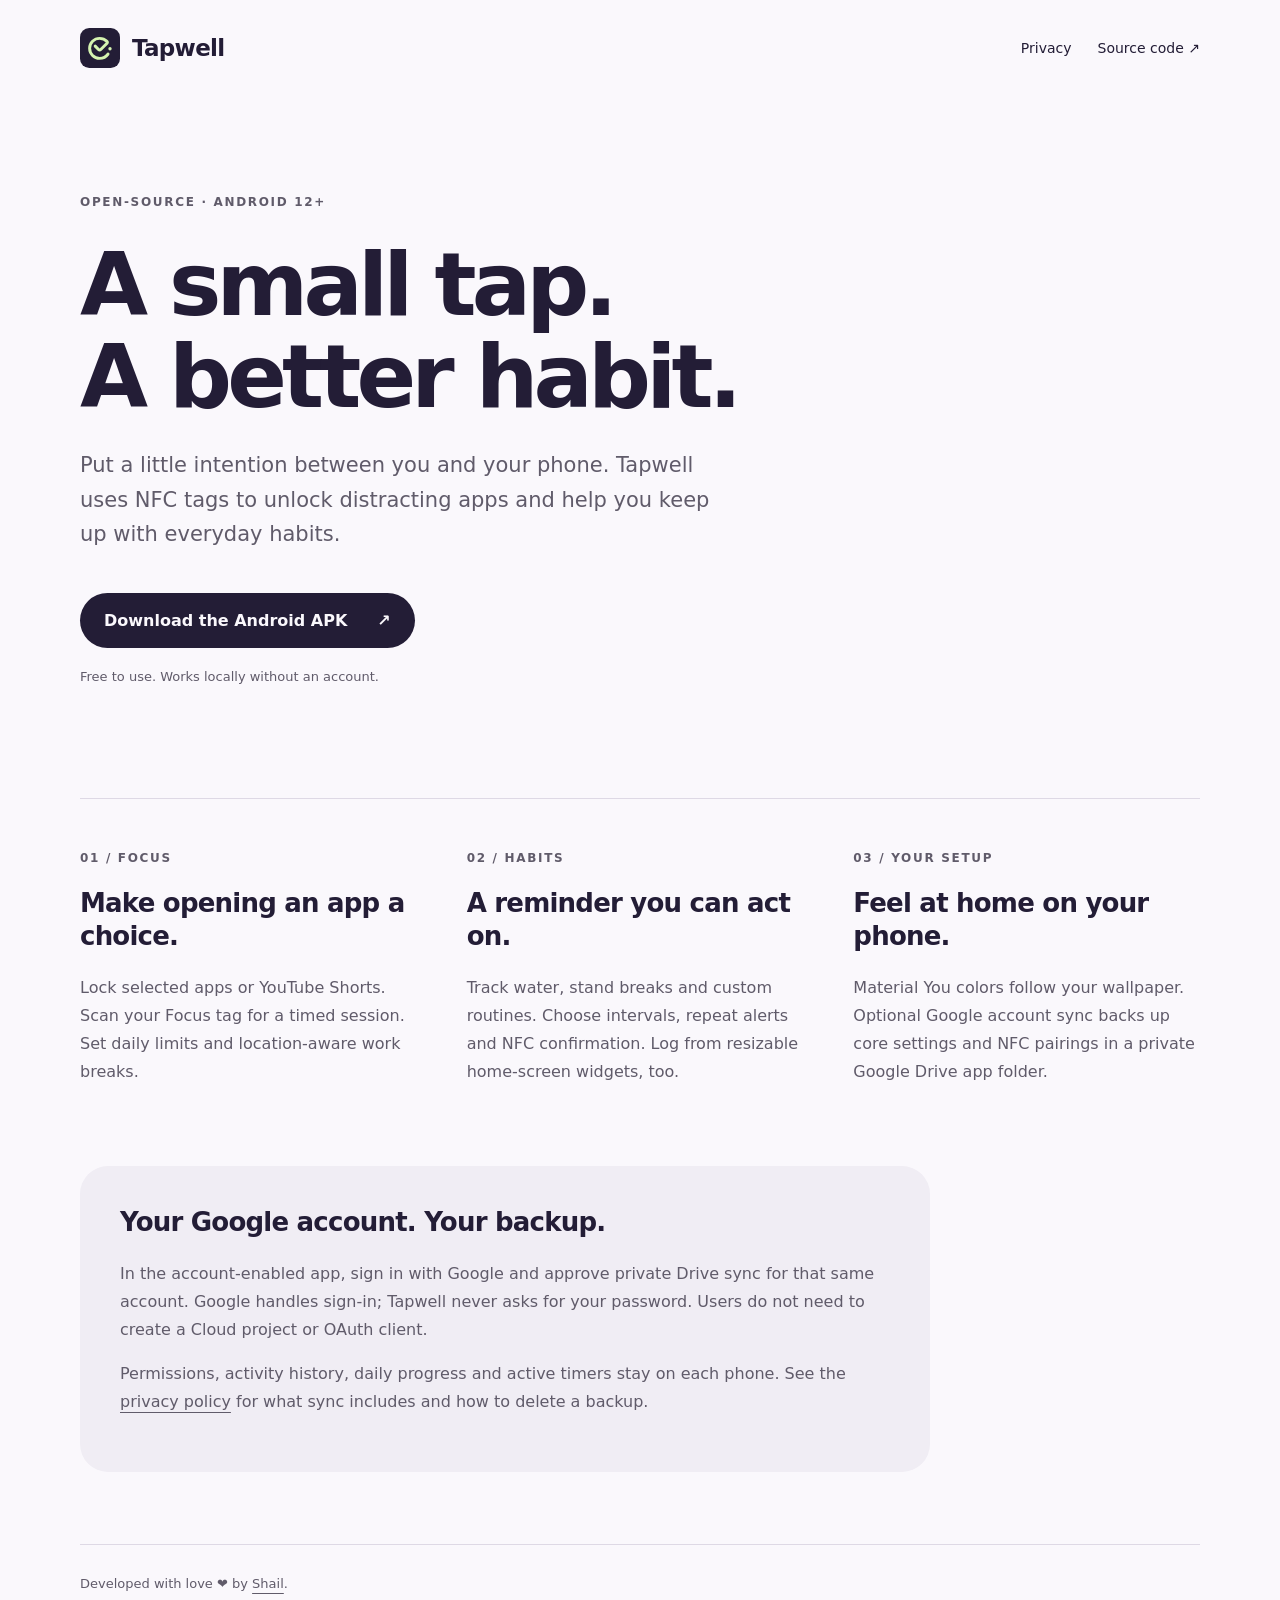
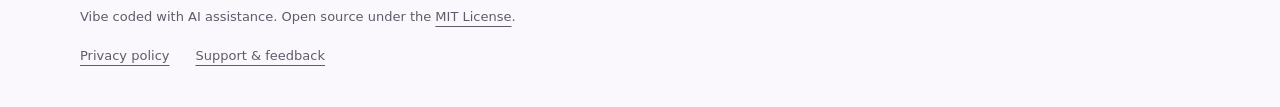
<file: docs/index.html>
<!doctype html>
<html lang="en">
<head>
  <meta charset="utf-8">
  <meta name="google-site-verification" content="oQVj05g_xMssWScBKDwBc61dsDCKHeuGtMnsGpjJAlY">
  <meta name="viewport" content="width=device-width, initial-scale=1">
  <meta name="description" content="Tapwell is an open-source Android app for NFC-backed focus sessions and habit reminders.">
  <title>Tapwell — Focus and habits, one tap at a time</title>
  <link rel="icon" href="tapwell.svg" type="image/svg+xml">
  <link rel="stylesheet" href="style.css">
</head>
<body>
  <header><a class="brand" href="./"><img src="tapwell.svg" width="40" height="40" alt="">Tapwell</a><nav aria-label="Main"><a href="privacy.html">Privacy</a><a href="https://github.com/Shail9802/Tapwell">Source code ↗</a></nav></header>
  <main>
    <section class="intro">
      <p class="eyebrow">Open-source · Android 12+</p>
      <h1>A small tap.<br>A better habit.</h1>
      <p class="lead">Put a little intention between you and your phone. Tapwell uses NFC tags to unlock distracting apps and help you keep up with everyday habits.</p>
      <a class="button" href="https://github.com/Shail9802/Tapwell/releases/latest">Download the Android APK <span aria-hidden="true">↗</span></a>
      <p class="detail">Free to use. Works locally without an account.</p>
    </section>
    <section class="features" aria-label="Tapwell features">
      <article><span class="number">01 / Focus</span><h2>Make opening an app a choice.</h2><p>Lock selected apps or YouTube Shorts. Scan your Focus tag for a timed session. Set daily limits and location-aware work breaks.</p></article>
      <article><span class="number">02 / Habits</span><h2>A reminder you can act on.</h2><p>Track water, stand breaks and custom routines. Choose intervals, repeat alerts and NFC confirmation. Log from resizable home-screen widgets, too.</p></article>
      <article><span class="number">03 / Your setup</span><h2>Feel at home on your phone.</h2><p>Material You colors follow your wallpaper. Optional Google account sync backs up core settings and NFC pairings in a private Google Drive app folder.</p></article>
    </section>
    <section class="account"><h2>Your Google account. Your backup.</h2><p>In the account-enabled app, sign in with Google and approve private Drive sync for that same account. Google handles sign-in; Tapwell never asks for your password. Users do not need to create a Cloud project or OAuth client.</p><p>Permissions, activity history, daily progress and active timers stay on each phone. See the <a href="privacy.html">privacy policy</a> for what sync includes and how to delete a backup.</p></section>
  </main>
  <footer><p>Developed with love ❤️ by <a href="https://github.com/Shail9802">Shail</a>.</p><p>Vibe coded with AI assistance. Open source under the <a href="https://github.com/Shail9802/Tapwell/blob/main/LICENSE">MIT License</a>.</p><div><a href="privacy.html">Privacy policy</a><a href="https://github.com/Shail9802/Tapwell/issues">Support &amp; feedback</a></div></footer>
</body>
</html>
</file>
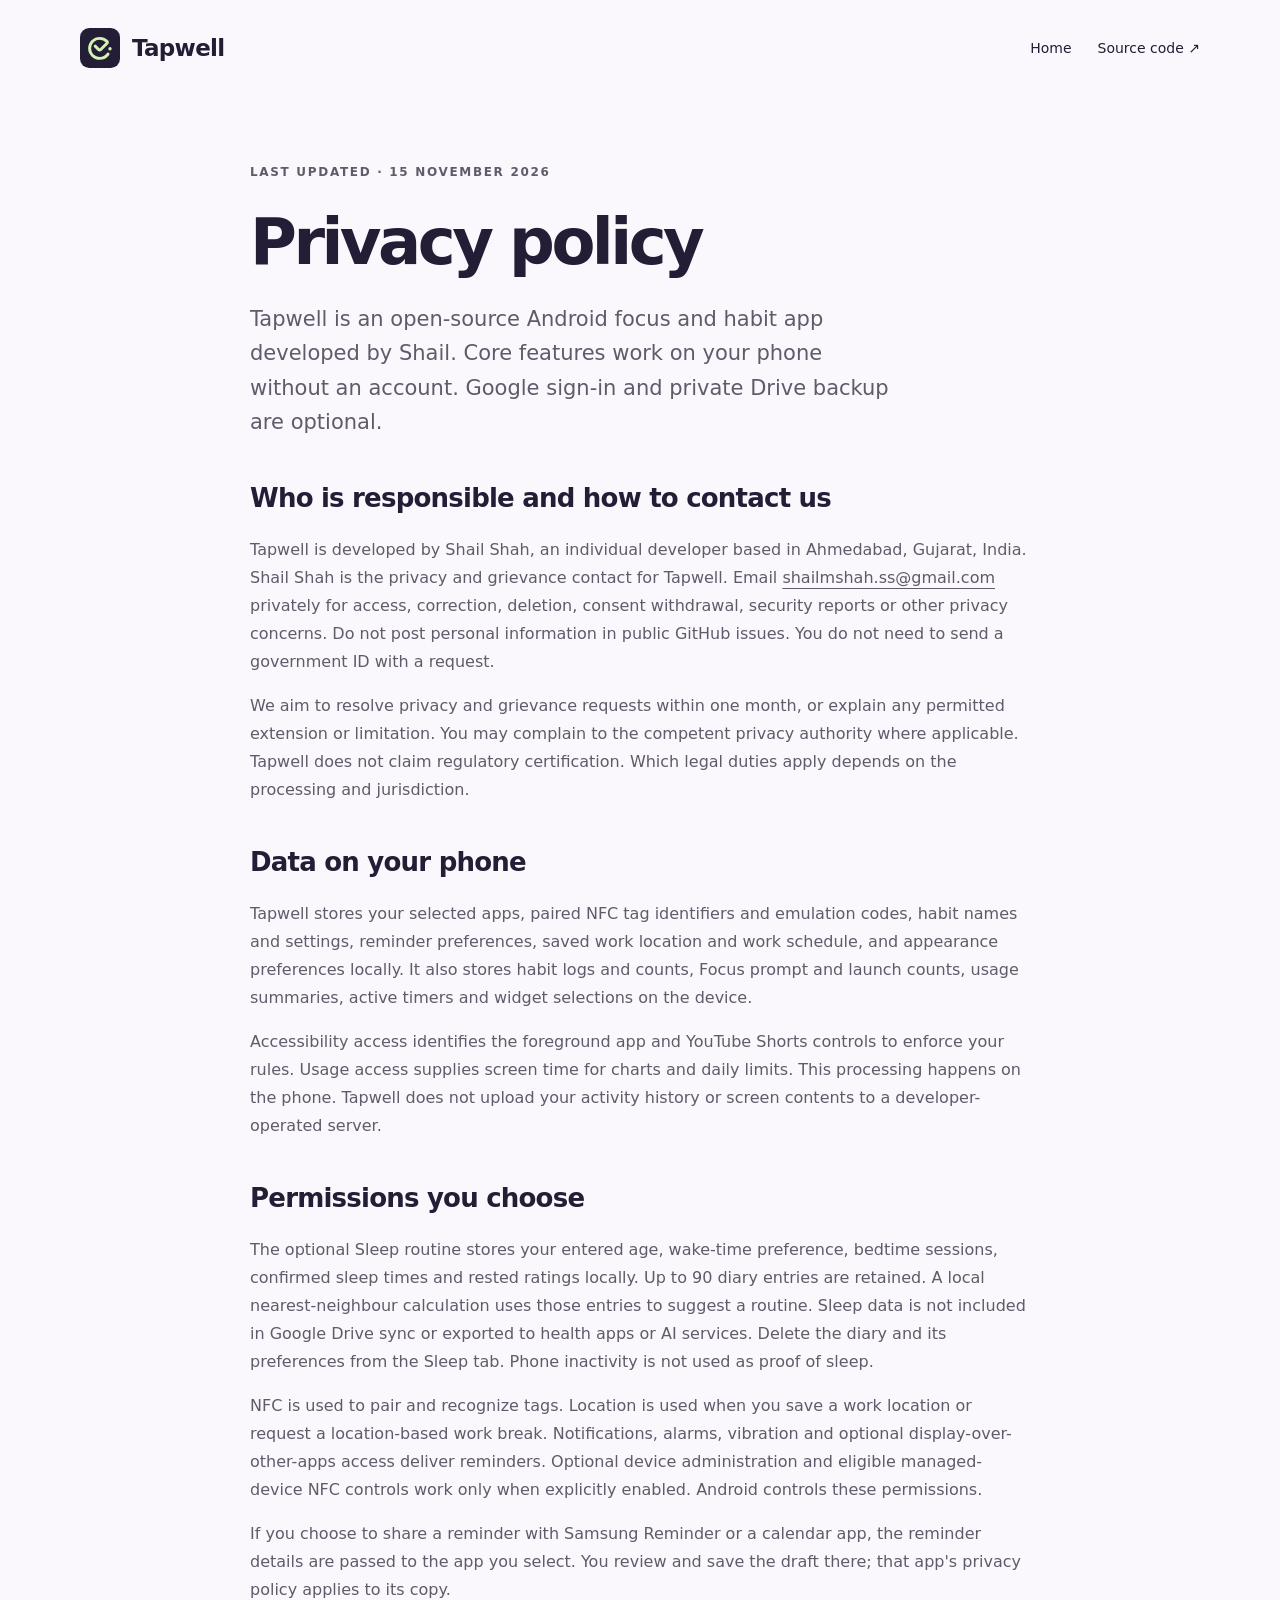
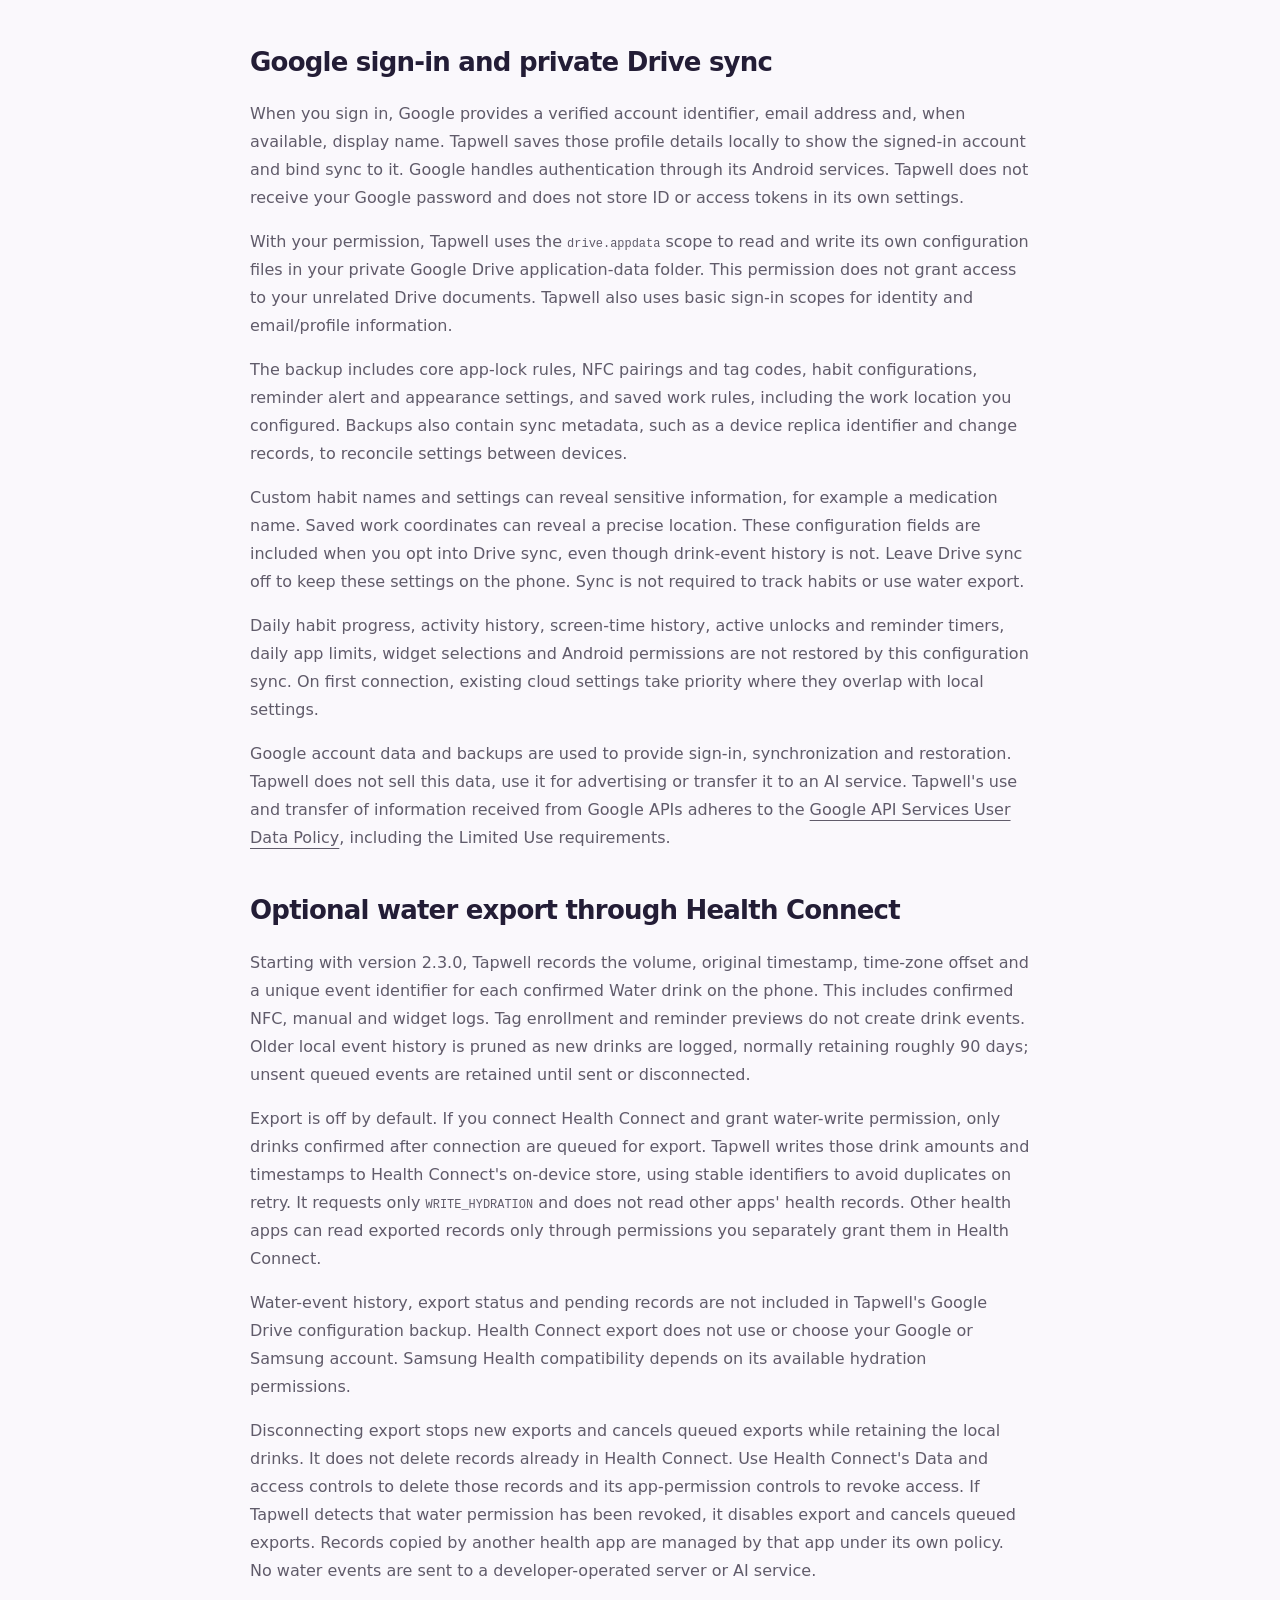
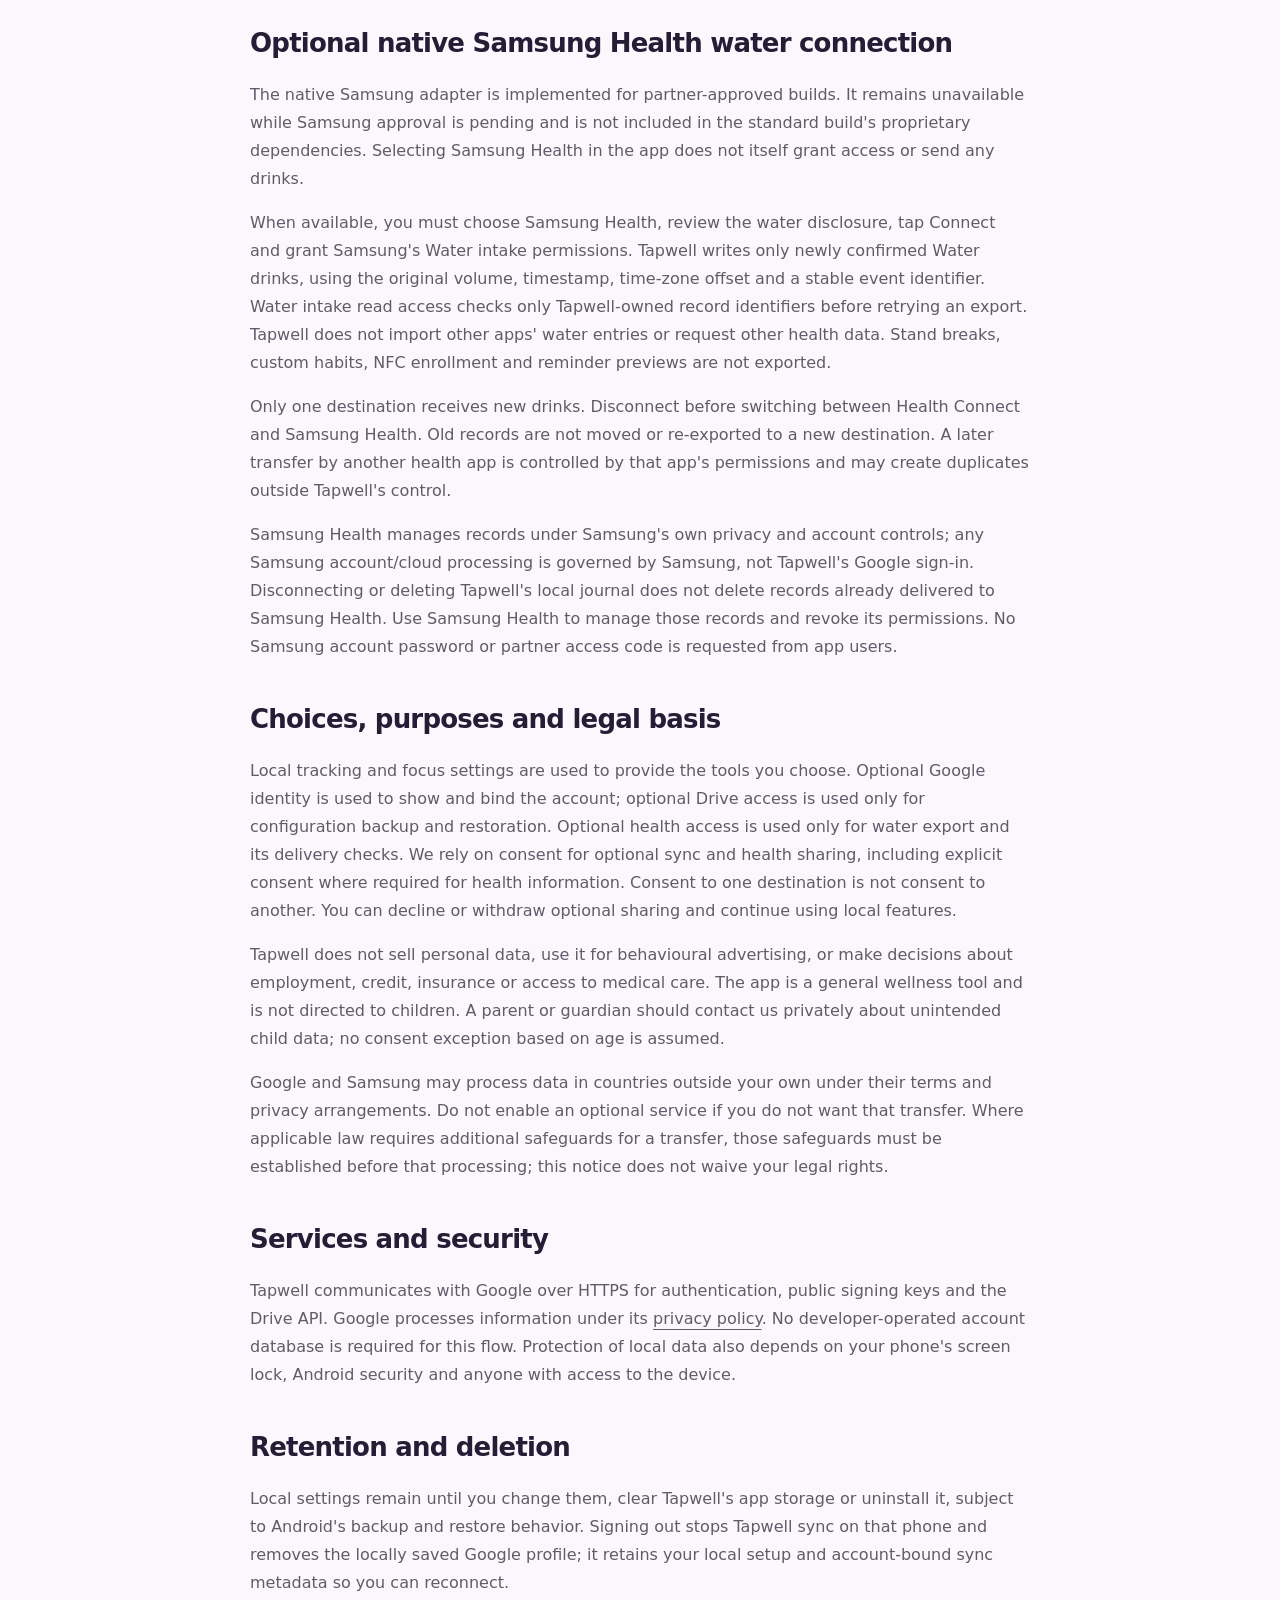
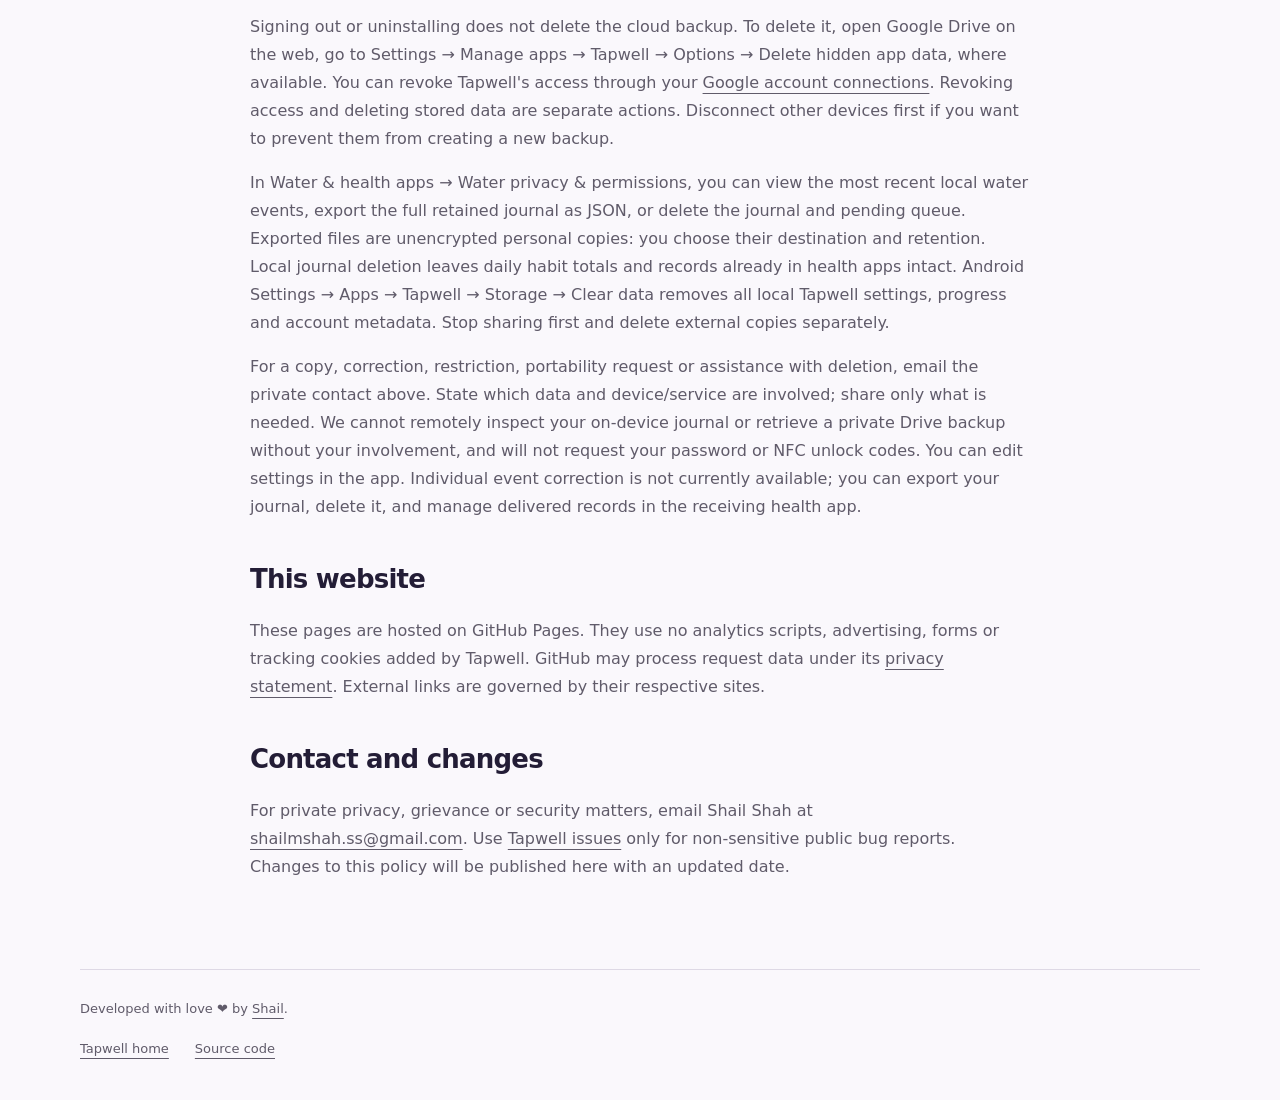
<file: docs/privacy.html>
<!doctype html>
<html lang="en">
<head>
  <meta charset="utf-8">
  <meta name="viewport" content="width=device-width, initial-scale=1">
  <meta name="description" content="How Tapwell handles local app data, Google sign-in and optional private Google Drive backups.">
  <title>Privacy policy — Tapwell</title>
  <link rel="icon" href="tapwell.svg" type="image/svg+xml">
  <link rel="stylesheet" href="style.css">
</head>
<body>
  <header><a class="brand" href="./"><img src="tapwell.svg" width="40" height="40" alt="">Tapwell</a><nav aria-label="Main"><a href="./">Home</a><a href="https://github.com/Shail9802/Tapwell">Source code ↗</a></nav></header>
  <main class="policy">
    <p class="eyebrow">Last updated · 15 November 2026</p>
    <h1>Privacy policy</h1>
    <p class="lead">Tapwell is an open-source Android focus and habit app developed by Shail. Core features work on your phone without an account. Google sign-in and private Drive backup are optional.</p>
    <h2>Who is responsible and how to contact us</h2>
    <p>Tapwell is developed by Shail Shah, an individual developer based in Ahmedabad, Gujarat, India. Shail Shah is the privacy and grievance contact for Tapwell. Email <a href="mailto:shailmshah.ss@gmail.com">shailmshah.ss@gmail.com</a> privately for access, correction, deletion, consent withdrawal, security reports or other privacy concerns. Do not post personal information in public GitHub issues. You do not need to send a government ID with a request.</p>
    <p>We aim to resolve privacy and grievance requests within one month, or explain any permitted extension or limitation. You may complain to the competent privacy authority where applicable. Tapwell does not claim regulatory certification. Which legal duties apply depends on the processing and jurisdiction.</p>
    <h2>Data on your phone</h2>
    <p>Tapwell stores your selected apps, paired NFC tag identifiers and emulation codes, habit names and settings, reminder preferences, saved work location and work schedule, and appearance preferences locally. It also stores habit logs and counts, Focus prompt and launch counts, usage summaries, active timers and widget selections on the device.</p>
    <p>Accessibility access identifies the foreground app and YouTube Shorts controls to enforce your rules. Usage access supplies screen time for charts and daily limits. This processing happens on the phone. Tapwell does not upload your activity history or screen contents to a developer-operated server.</p>
    <h2>Permissions you choose</h2>
    <p>The optional Sleep routine stores your entered age, wake-time preference, bedtime sessions, confirmed sleep times and rested ratings locally. Up to 90 diary entries are retained. A local nearest-neighbour calculation uses those entries to suggest a routine. Sleep data is not included in Google Drive sync or exported to health apps or AI services. Delete the diary and its preferences from the Sleep tab. Phone inactivity is not used as proof of sleep.</p>
    <p>NFC is used to pair and recognize tags. Location is used when you save a work location or request a location-based work break. Notifications, alarms, vibration and optional display-over-other-apps access deliver reminders. Optional device administration and eligible managed-device NFC controls work only when explicitly enabled. Android controls these permissions.</p>
    <p>If you choose to share a reminder with Samsung Reminder or a calendar app, the reminder details are passed to the app you select. You review and save the draft there; that app's privacy policy applies to its copy.</p>
    <h2>Google sign-in and private Drive sync</h2>
    <p>When you sign in, Google provides a verified account identifier, email address and, when available, display name. Tapwell saves those profile details locally to show the signed-in account and bind sync to it. Google handles authentication through its Android services. Tapwell does not receive your Google password and does not store ID or access tokens in its own settings.</p>
    <p>With your permission, Tapwell uses the <code>drive.appdata</code> scope to read and write its own configuration files in your private Google Drive application-data folder. This permission does not grant access to your unrelated Drive documents. Tapwell also uses basic sign-in scopes for identity and email/profile information.</p>
    <p>The backup includes core app-lock rules, NFC pairings and tag codes, habit configurations, reminder alert and appearance settings, and saved work rules, including the work location you configured. Backups also contain sync metadata, such as a device replica identifier and change records, to reconcile settings between devices.</p>
    <p>Custom habit names and settings can reveal sensitive information, for example a medication name. Saved work coordinates can reveal a precise location. These configuration fields are included when you opt into Drive sync, even though drink-event history is not. Leave Drive sync off to keep these settings on the phone. Sync is not required to track habits or use water export.</p>
    <p>Daily habit progress, activity history, screen-time history, active unlocks and reminder timers, daily app limits, widget selections and Android permissions are not restored by this configuration sync. On first connection, existing cloud settings take priority where they overlap with local settings.</p>
    <p>Google account data and backups are used to provide sign-in, synchronization and restoration. Tapwell does not sell this data, use it for advertising or transfer it to an AI service. Tapwell's use and transfer of information received from Google APIs adheres to the <a href="https://developers.google.com/terms/api-services-user-data-policy">Google API Services User Data Policy</a>, including the Limited Use requirements.</p>
    <h2>Optional water export through Health Connect</h2>
    <p>Starting with version 2.3.0, Tapwell records the volume, original timestamp, time-zone offset and a unique event identifier for each confirmed Water drink on the phone. This includes confirmed NFC, manual and widget logs. Tag enrollment and reminder previews do not create drink events. Older local event history is pruned as new drinks are logged, normally retaining roughly 90 days; unsent queued events are retained until sent or disconnected.</p>
    <p>Export is off by default. If you connect Health Connect and grant water-write permission, only drinks confirmed after connection are queued for export. Tapwell writes those drink amounts and timestamps to Health Connect's on-device store, using stable identifiers to avoid duplicates on retry. It requests only <code>WRITE_HYDRATION</code> and does not read other apps' health records. Other health apps can read exported records only through permissions you separately grant them in Health Connect.</p>
    <p>Water-event history, export status and pending records are not included in Tapwell's Google Drive configuration backup. Health Connect export does not use or choose your Google or Samsung account. Samsung Health compatibility depends on its available hydration permissions.</p>
    <p>Disconnecting export stops new exports and cancels queued exports while retaining the local drinks. It does not delete records already in Health Connect. Use Health Connect's Data and access controls to delete those records and its app-permission controls to revoke access. If Tapwell detects that water permission has been revoked, it disables export and cancels queued exports. Records copied by another health app are managed by that app under its own policy. No water events are sent to a developer-operated server or AI service.</p>
    <h2>Optional native Samsung Health water connection</h2>
    <p>The native Samsung adapter is implemented for partner-approved builds. It remains unavailable while Samsung approval is pending and is not included in the standard build's proprietary dependencies. Selecting Samsung Health in the app does not itself grant access or send any drinks.</p>
    <p>When available, you must choose Samsung Health, review the water disclosure, tap Connect and grant Samsung's Water intake permissions. Tapwell writes only newly confirmed Water drinks, using the original volume, timestamp, time-zone offset and a stable event identifier. Water intake read access checks only Tapwell-owned record identifiers before retrying an export. Tapwell does not import other apps' water entries or request other health data. Stand breaks, custom habits, NFC enrollment and reminder previews are not exported.</p>
    <p>Only one destination receives new drinks. Disconnect before switching between Health Connect and Samsung Health. Old records are not moved or re-exported to a new destination. A later transfer by another health app is controlled by that app's permissions and may create duplicates outside Tapwell's control.</p>
    <p>Samsung Health manages records under Samsung's own privacy and account controls; any Samsung account/cloud processing is governed by Samsung, not Tapwell's Google sign-in. Disconnecting or deleting Tapwell's local journal does not delete records already delivered to Samsung Health. Use Samsung Health to manage those records and revoke its permissions. No Samsung account password or partner access code is requested from app users.</p>
    <h2>Choices, purposes and legal basis</h2>
    <p>Local tracking and focus settings are used to provide the tools you choose. Optional Google identity is used to show and bind the account; optional Drive access is used only for configuration backup and restoration. Optional health access is used only for water export and its delivery checks. We rely on consent for optional sync and health sharing, including explicit consent where required for health information. Consent to one destination is not consent to another. You can decline or withdraw optional sharing and continue using local features.</p>
    <p>Tapwell does not sell personal data, use it for behavioural advertising, or make decisions about employment, credit, insurance or access to medical care. The app is a general wellness tool and is not directed to children. A parent or guardian should contact us privately about unintended child data; no consent exception based on age is assumed.</p>
    <p>Google and Samsung may process data in countries outside your own under their terms and privacy arrangements. Do not enable an optional service if you do not want that transfer. Where applicable law requires additional safeguards for a transfer, those safeguards must be established before that processing; this notice does not waive your legal rights.</p>
    <h2>Services and security</h2>
    <p>Tapwell communicates with Google over HTTPS for authentication, public signing keys and the Drive API. Google processes information under its <a href="https://policies.google.com/privacy">privacy policy</a>. No developer-operated account database is required for this flow. Protection of local data also depends on your phone's screen lock, Android security and anyone with access to the device.</p>
    <h2>Retention and deletion</h2>
    <p>Local settings remain until you change them, clear Tapwell's app storage or uninstall it, subject to Android's backup and restore behavior. Signing out stops Tapwell sync on that phone and removes the locally saved Google profile; it retains your local setup and account-bound sync metadata so you can reconnect.</p>
    <p>Signing out or uninstalling does not delete the cloud backup. To delete it, open Google Drive on the web, go to Settings → Manage apps → Tapwell → Options → Delete hidden app data, where available. You can revoke Tapwell's access through your <a href="https://myaccount.google.com/connections">Google account connections</a>. Revoking access and deleting stored data are separate actions. Disconnect other devices first if you want to prevent them from creating a new backup.</p>
    <p>In Water &amp; health apps → Water privacy &amp; permissions, you can view the most recent local water events, export the full retained journal as JSON, or delete the journal and pending queue. Exported files are unencrypted personal copies: you choose their destination and retention. Local journal deletion leaves daily habit totals and records already in health apps intact. Android Settings → Apps → Tapwell → Storage → Clear data removes all local Tapwell settings, progress and account metadata. Stop sharing first and delete external copies separately.</p>
    <p>For a copy, correction, restriction, portability request or assistance with deletion, email the private contact above. State which data and device/service are involved; share only what is needed. We cannot remotely inspect your on-device journal or retrieve a private Drive backup without your involvement, and will not request your password or NFC unlock codes. You can edit settings in the app. Individual event correction is not currently available; you can export your journal, delete it, and manage delivered records in the receiving health app.</p>
    <h2>This website</h2>
    <p>These pages are hosted on GitHub Pages. They use no analytics scripts, advertising, forms or tracking cookies added by Tapwell. GitHub may process request data under its <a href="https://docs.github.com/en/site-policy/privacy-policies/github-general-privacy-statement">privacy statement</a>. External links are governed by their respective sites.</p>
    <h2>Contact and changes</h2>
    <p>For private privacy, grievance or security matters, email Shail Shah at <a href="mailto:shailmshah.ss@gmail.com">shailmshah.ss@gmail.com</a>. Use <a href="https://github.com/Shail9802/Tapwell/issues">Tapwell issues</a> only for non-sensitive public bug reports. Changes to this policy will be published here with an updated date.</p>
  </main>
  <footer><p>Developed with love ❤️ by <a href="https://github.com/Shail9802">Shail</a>.</p><div><a href="./">Tapwell home</a><a href="https://github.com/Shail9802/Tapwell">Source code</a></div></footer>
</body>
</html>
</file>
<file: docs/style.css>
:root{color-scheme:light dark;--bg:#faf8fc;--ink:#231d36;--muted:#605b6a;--line:#ded9e5;--accent:#d5f3b0;--surface:#f0edf4;font-family:system-ui,-apple-system,"Segoe UI",sans-serif;color:var(--ink);background:var(--bg)}
*{box-sizing:border-box}body{margin:0}a{color:inherit;text-underline-offset:5px}a:hover{text-decoration-thickness:2px}a:focus-visible{outline:3px solid #72964e;outline-offset:5px;border-radius:4px}header,main,footer{width:min(1120px,calc(100% - 64px));margin-inline:auto}header{display:flex;justify-content:space-between;align-items:center;gap:24px;padding-block:28px}.brand{display:flex;align-items:center;gap:12px;font-size:23px;font-weight:650;text-decoration:none;letter-spacing:-.7px}nav,footer div{display:flex;gap:26px;flex-wrap:wrap}nav{font-size:14px}nav a{text-decoration:none}.intro{padding:84px 0 96px;max-width:850px}.eyebrow,.number{text-transform:uppercase;letter-spacing:.14em;font-size:12px;font-weight:650;color:var(--muted)}h1{font-size:clamp(48px,7.6vw,88px);line-height:1.04;letter-spacing:-.055em;font-weight:550;margin:26px 0}.lead{font-size:21px;line-height:1.65;max-width:650px;color:var(--muted)}.button{display:inline-flex;gap:30px;align-items:center;padding:18px 24px;border-radius:30px;background:var(--ink);color:var(--bg);font-weight:600;text-decoration:none;margin-top:20px;transition:transform .18s}.button:hover{transform:translateY(-2px)}.button:active{transform:translateY(1px)}.detail{font-size:13px;color:var(--muted);margin-top:18px}.features{display:grid;grid-template-columns:repeat(3,1fr);gap:40px;padding:48px 0 64px;border-top:1px solid var(--line)}h2{font-size:26px;line-height:1.25;letter-spacing:-.03em;font-weight:600}p{line-height:1.75}.features p,.account p{color:var(--muted)}.account{padding:40px;border-radius:28px;background:var(--surface);margin:0 0 72px;max-width:850px}.account h2{margin-top:0}.policy{max-width:780px;padding:54px 0 72px}.policy h1{font-size:clamp(42px,6vw,64px)}.policy h2{margin-top:42px}.policy p{color:var(--muted)}code{overflow-wrap:anywhere;font-size:.92em}footer{border-top:1px solid var(--line);padding:28px 0 44px;font-size:13px;color:var(--muted)}footer p{margin:0 0 10px}footer div{margin-top:20px}@media(prefers-color-scheme:dark){:root{--bg:#17141e;--ink:#eeebf3;--muted:#bdb7c8;--line:#393342;--surface:#25202f}.button{background:var(--accent);color:#231d36}}@media(max-width:700px){header,main,footer{width:calc(100% - 40px)}header{gap:16px}nav{gap:16px;font-size:12px}.intro{padding:50px 0 64px}.lead{font-size:18px}.features{grid-template-columns:1fr;gap:24px;padding-block:32px}.features h2{margin-top:12px}.account{padding:24px;margin-bottom:48px}.policy{padding-top:32px}.brand{font-size:21px}.brand img{width:34px;height:34px}}@media(prefers-reduced-motion:reduce){*{transition:none!important;animation:none!important}}
</file>
